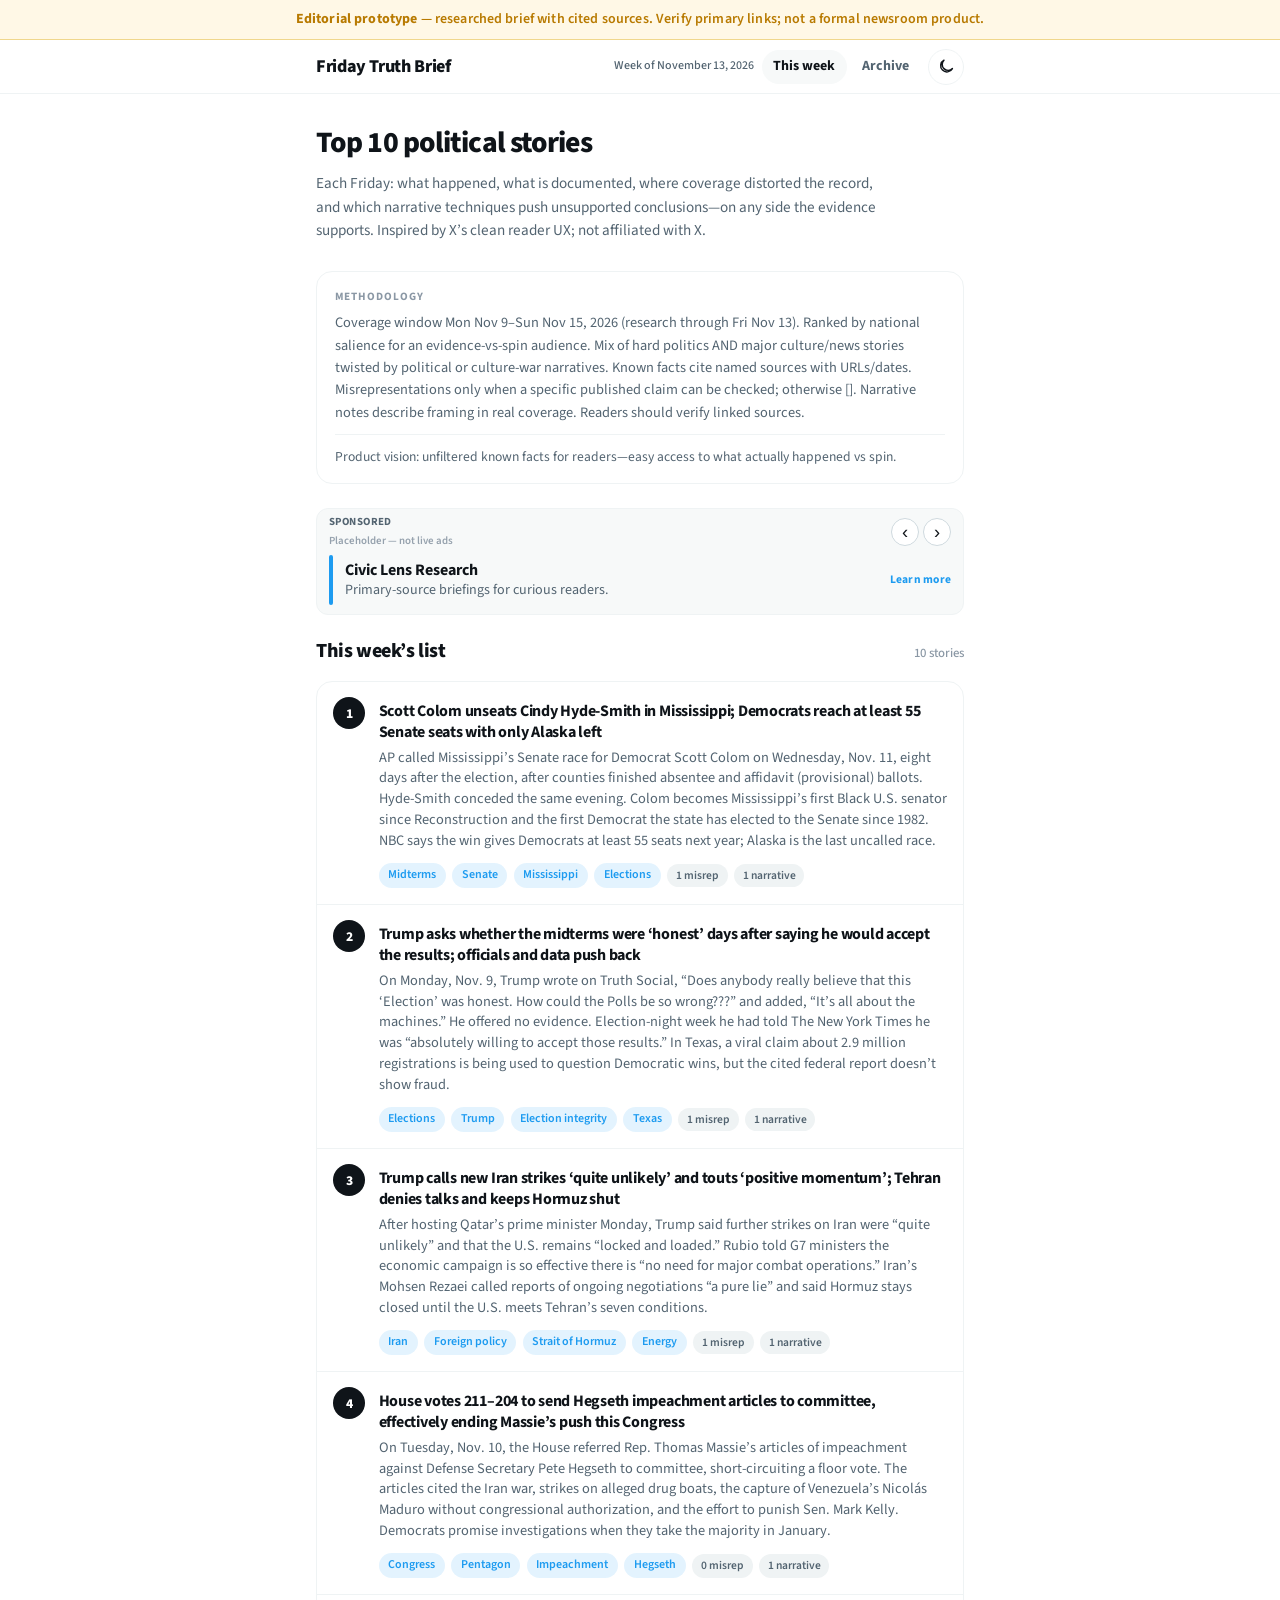
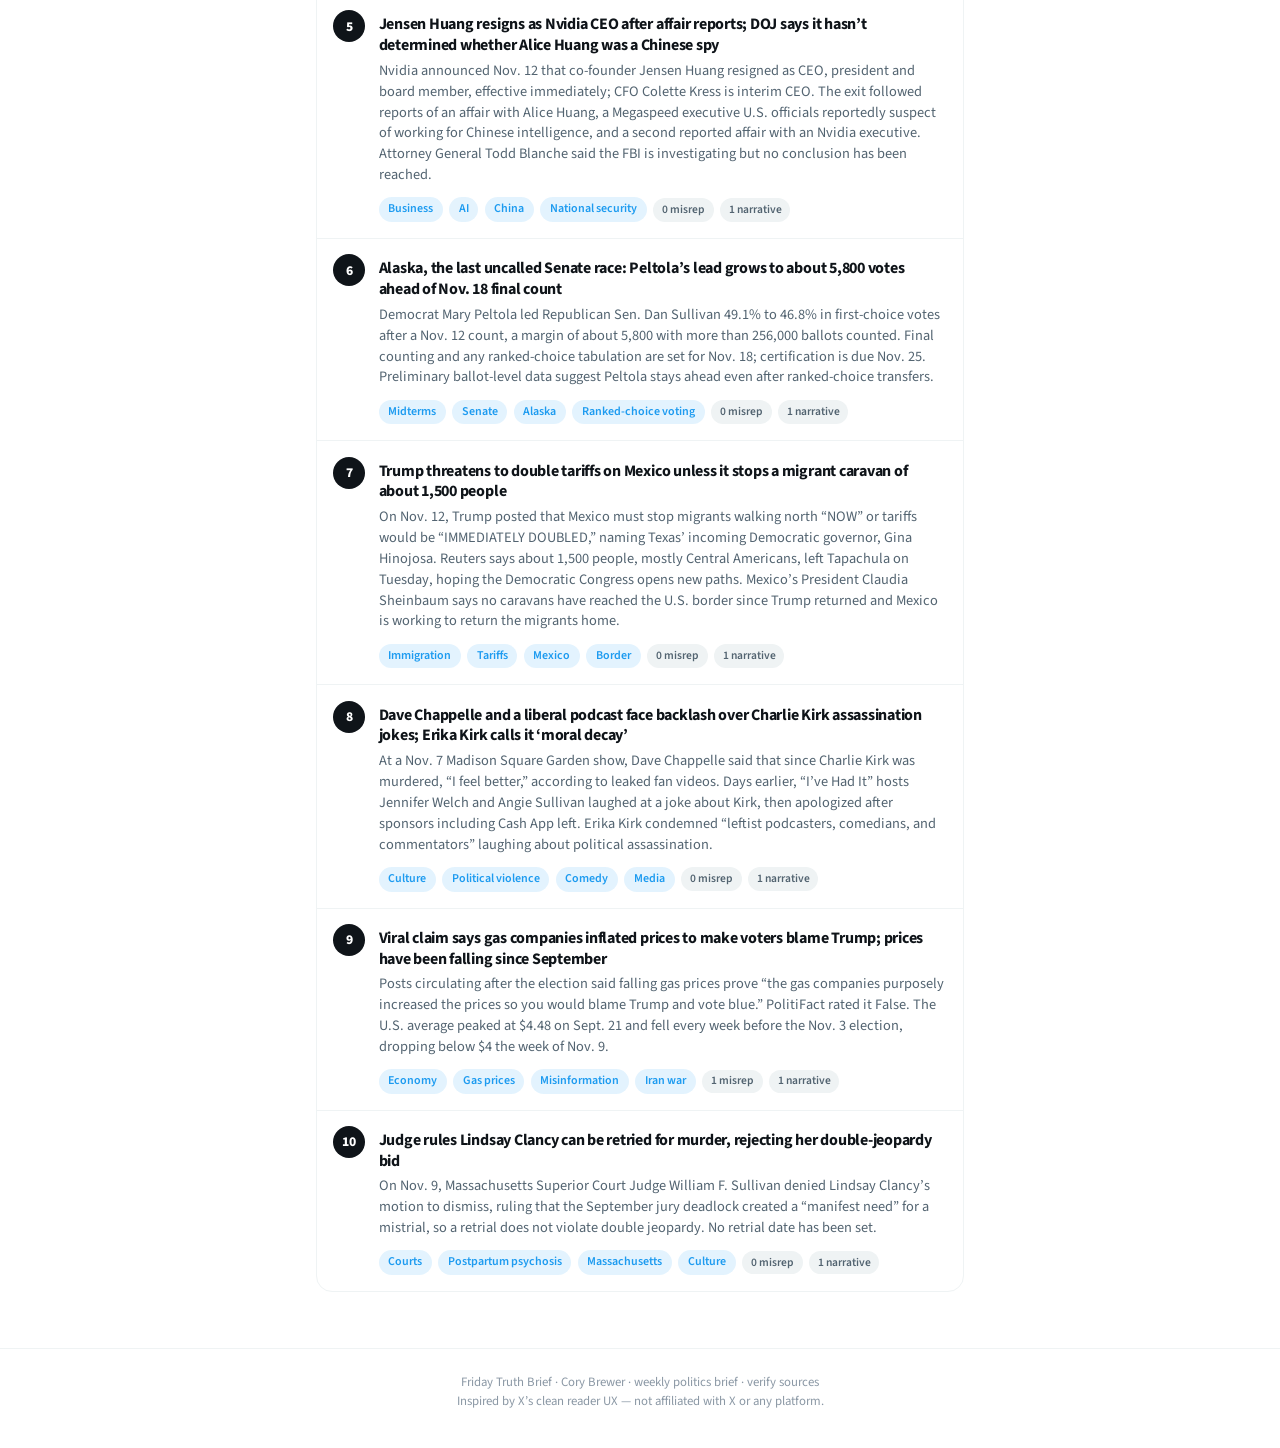
<file: index.html>
<!DOCTYPE html>
<html lang="en">
<head>
  <meta charset="utf-8" />
  <meta name="viewport" content="width=device-width, initial-scale=1" />
  <meta name="theme-color" content="#000000" media="(prefers-color-scheme: dark)" />
  <meta name="theme-color" content="#1d9bf0" media="(prefers-color-scheme: light)" />
  <meta name="theme-color" content="#000000" />
  <meta name="mobile-web-app-capable" content="yes" />
  <meta name="apple-mobile-web-app-capable" content="yes" />
  <meta name="apple-mobile-web-app-status-bar-style" content="black-translucent" />
  <meta name="apple-mobile-web-app-title" content="Truth Brief" />
  <link rel="manifest" href="manifest.webmanifest?v=9" />
  <link rel="apple-touch-icon" href="icons/apple-touch-icon.png" />
  <link rel="icon" type="image/png" sizes="192x192" href="icons/icon-192.png" />
  <title>Friday Truth Brief — Top 10 political stories</title>
  <meta name="description" content="Calm, evidence-first Friday briefing of the week's top political stories: known facts, misrepresentations, and narrative spin. Evidence-first Friday briefing; current edition is a researched editorial prototype." />
  <script>
    (function () {
      try {
        var stored = localStorage.getItem("ftb-theme");
        var theme = stored || (window.matchMedia("(prefers-color-scheme: dark)").matches ? "dark" : "light");
        document.documentElement.setAttribute("data-theme", theme);
      } catch (e) {
        document.documentElement.setAttribute("data-theme", "light");
      }
    })();
  </script>
  <link rel="preconnect" href="https://fonts.googleapis.com" />
  <link rel="preconnect" href="https://fonts.gstatic.com" crossorigin />
  <link href="https://fonts.googleapis.com/css2?family=IBM+Plex+Mono:wght@400;600&family=Source+Sans+3:wght@400;600;700;800&display=swap" rel="stylesheet" />
  <link rel="stylesheet" href="css/styles.css?v=9" />
</head>
<body>
  <a class="skip-link" href="#main">Skip to content</a>
  <div class="demo-banner" role="status">
    <strong>Sample edition</strong> — example data for layout preview. Not a live fact-check.
  </div>
  <header class="site-header">
    <div class="header-inner">
      <a class="brand" href="index.html">
        <span class="brand-mark">Friday Truth Brief</span>
      </a>
      <div class="header-meta">
        <span class="week-chip" id="week-label">Loading…</span>
        <nav class="nav" aria-label="Primary">
          <a href="index.html" aria-current="page">This week</a>
          <a href="archive.html">Archive</a>
        </nav>
        <button type="button" class="install-btn" hidden>Install / Add to Home Screen</button>
        <button type="button" class="theme-toggle" id="theme-toggle" aria-label="Toggle light and dark mode" title="Toggle theme">
          <svg class="icon-moon" viewBox="0 0 24 24" fill="none" stroke="currentColor" stroke-width="2" stroke-linecap="round" stroke-linejoin="round" aria-hidden="true">
            <path d="M21 14.5A8.5 8.5 0 1 1 9.5 3 7 7 0 0 0 21 14.5z"/>
          </svg>
          <svg class="icon-sun" viewBox="0 0 24 24" fill="none" stroke="currentColor" stroke-width="2" stroke-linecap="round" stroke-linejoin="round" aria-hidden="true">
            <circle cx="12" cy="12" r="4"/>
            <path d="M12 2v2M12 20v2M4.93 4.93l1.41 1.41M17.66 17.66l1.41 1.41M2 12h2M20 12h2M4.93 19.07l1.41-1.41M17.66 6.34l1.41-1.41"/>
          </svg>
        </button>
      </div>
    </div>
  </header>
  <div id="install-ios-tip" class="install-hint" hidden role="status">
    <strong>iPhone / iPad:</strong> tap the Share button
    <span aria-hidden="true">□↑</span>
    then <strong>Add to Home Screen</strong>.
  </div>
  <main id="main">
    <section class="hero">
      <h1>Top 10 political stories</h1>
      <p class="lede">
        Each Friday: what happened, what is documented, where coverage distorted the record,
        and which narrative techniques push unsupported conclusions—on any side the evidence supports.
        Inspired by X’s clean reader UX; not affiliated with X.
      </p>
    </section>
    <section class="methodology" aria-labelledby="method-heading">
      <h2 id="method-heading">Methodology</h2>
      <p id="methodology-text" class="loading">Loading…</p>
      <p class="method-extra">
        Product vision: unfiltered known facts for readers—easy access to what actually happened vs spin.
      </p>
    </section>
    <aside id="ad-rail" class="ad-rail" aria-label="Sponsored" hidden></aside>
    <div class="section-label">
      <h2>This week’s list</h2>
      <span class="meta" id="story-count"></span>
    </div>
    <ol class="story-list" id="story-list">
      <li class="loading">Loading stories…</li>
    </ol>
  </main>
  <footer class="site-footer">
    <div class="inner">
      Friday Truth Brief · Cory Brewer · weekly politics brief · verify sources<br />
      Inspired by X’s clean reader UX — not affiliated with X or any platform.
    </div>
  </footer>
  <script src="js/app.js?v=10"></script>
</body>
</html>
</file>
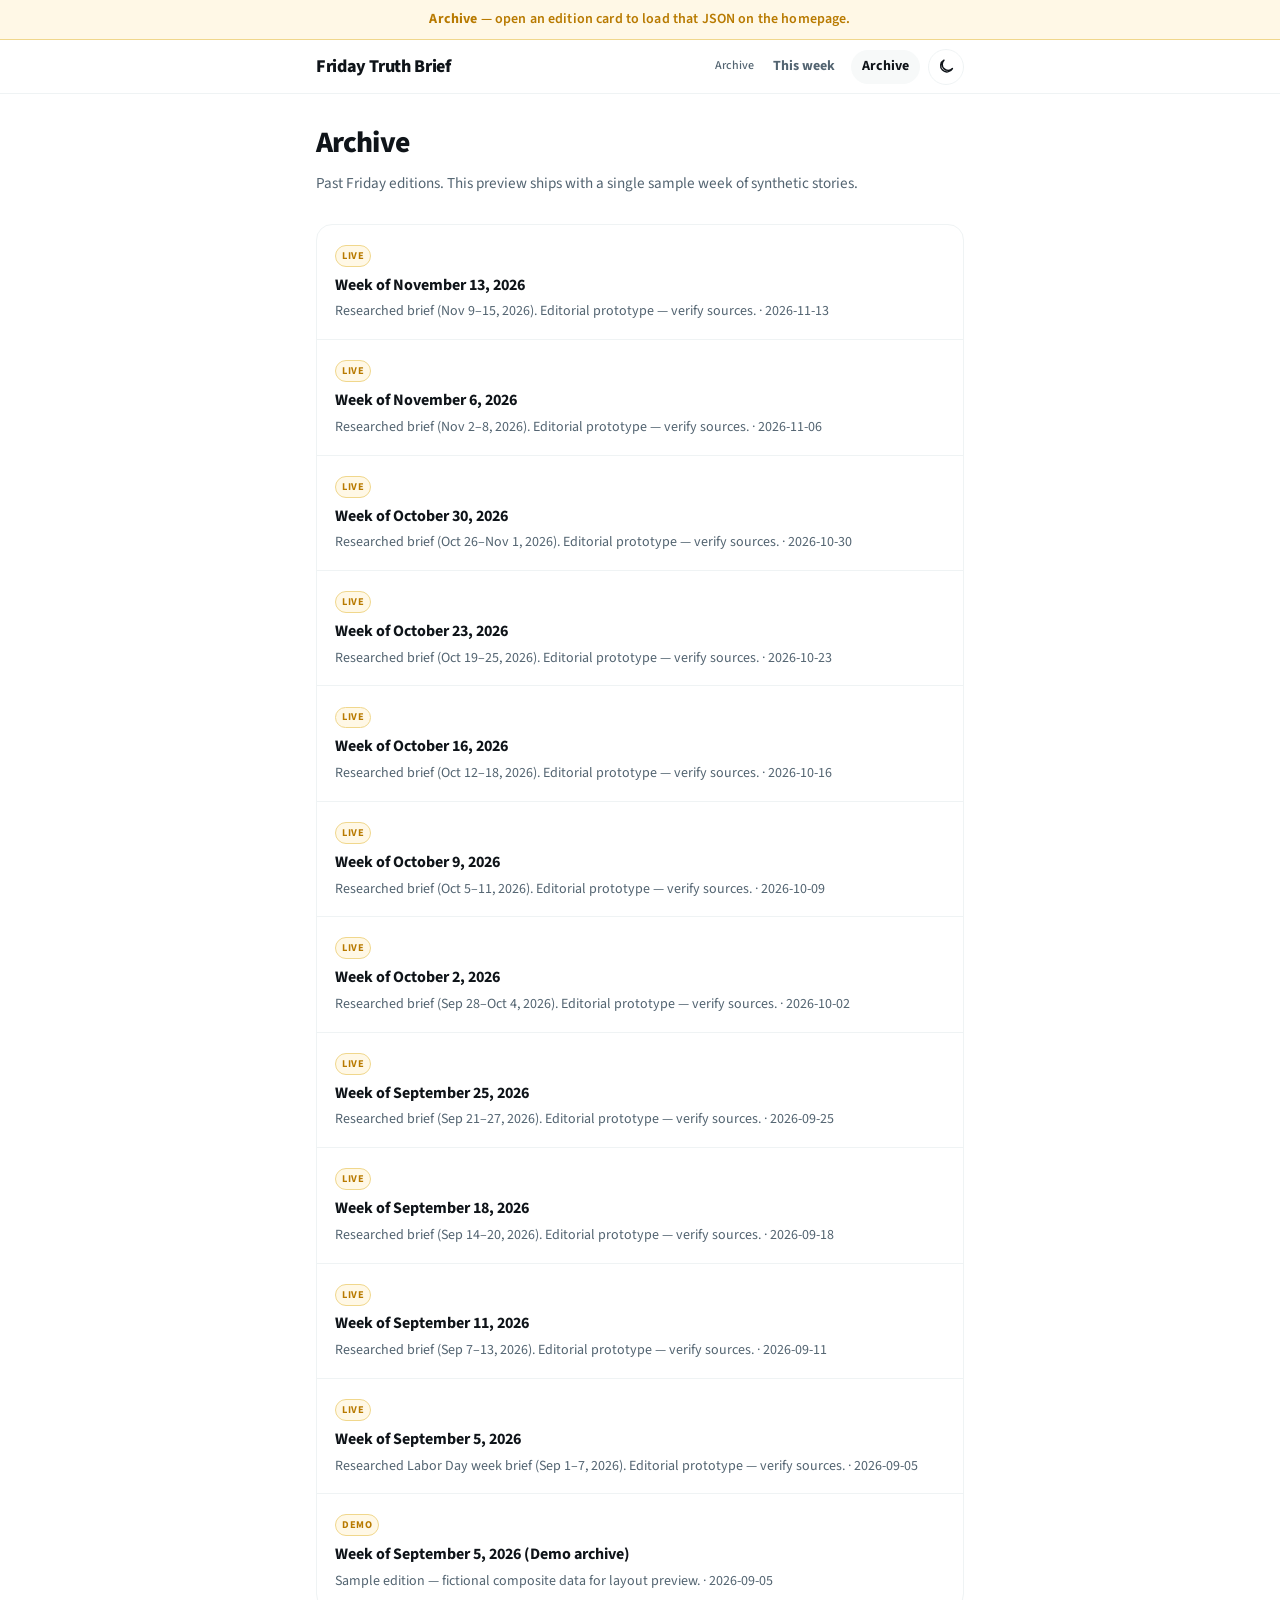
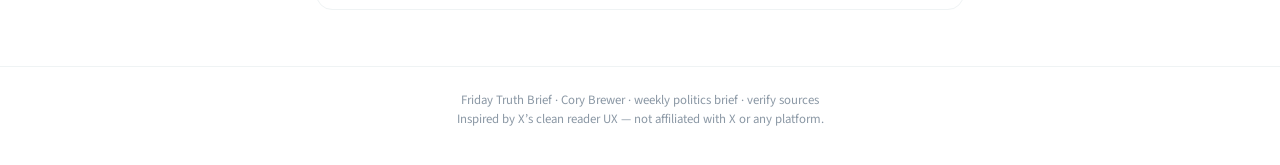
<file: archive.html>
<!DOCTYPE html>
<html lang="en">
<head>
  <meta charset="utf-8" />
  <meta name="viewport" content="width=device-width, initial-scale=1" />
  <meta name="theme-color" content="#000000" media="(prefers-color-scheme: dark)" />
  <meta name="theme-color" content="#1d9bf0" media="(prefers-color-scheme: light)" />
  <meta name="theme-color" content="#000000" />
  <meta name="mobile-web-app-capable" content="yes" />
  <meta name="apple-mobile-web-app-capable" content="yes" />
  <meta name="apple-mobile-web-app-status-bar-style" content="black-translucent" />
  <meta name="apple-mobile-web-app-title" content="Truth Brief" />
  <link rel="manifest" href="manifest.webmanifest?v=9" />
  <link rel="apple-touch-icon" href="icons/apple-touch-icon.png" />
  <link rel="icon" type="image/png" sizes="192x192" href="icons/icon-192.png" />
  <title>Archive · Friday Truth Brief</title>
  <meta name="description" content="Past Friday Truth Brief editions. Sample archive for layout preview." />
  <script>
    (function () {
      try {
        var stored = localStorage.getItem("ftb-theme");
        var theme = stored || (window.matchMedia("(prefers-color-scheme: dark)").matches ? "dark" : "light");
        document.documentElement.setAttribute("data-theme", theme);
      } catch (e) {
        document.documentElement.setAttribute("data-theme", "light");
      }
    })();
  </script>
  <link rel="preconnect" href="https://fonts.googleapis.com" />
  <link rel="preconnect" href="https://fonts.gstatic.com" crossorigin />
  <link href="https://fonts.googleapis.com/css2?family=IBM+Plex+Mono:wght@400;600&family=Source+Sans+3:wght@400;600;700;800&display=swap" rel="stylesheet" />
  <link rel="stylesheet" href="css/styles.css?v=9" />
</head>
<body>
  <a class="skip-link" href="#main">Skip to content</a>
  <div class="demo-banner" role="status">
    <strong>Sample edition</strong> — example data for layout preview. Not a live fact-check.
  </div>
  <header class="site-header">
    <div class="header-inner">
      <a class="brand" href="index.html">
        <span class="brand-mark">Friday Truth Brief</span>
      </a>
      <div class="header-meta">
        <span class="week-chip" id="week-label">Archive</span>
        <nav class="nav" aria-label="Primary">
          <a href="index.html">This week</a>
          <a href="archive.html" aria-current="page">Archive</a>
        </nav>
        <button type="button" class="install-btn" hidden>Install / Add to Home Screen</button>
        <button type="button" class="theme-toggle" id="theme-toggle" aria-label="Toggle light and dark mode" title="Toggle theme">
          <svg class="icon-moon" viewBox="0 0 24 24" fill="none" stroke="currentColor" stroke-width="2" stroke-linecap="round" stroke-linejoin="round" aria-hidden="true">
            <path d="M21 14.5A8.5 8.5 0 1 1 9.5 3 7 7 0 0 0 21 14.5z"/>
          </svg>
          <svg class="icon-sun" viewBox="0 0 24 24" fill="none" stroke="currentColor" stroke-width="2" stroke-linecap="round" stroke-linejoin="round" aria-hidden="true">
            <circle cx="12" cy="12" r="4"/>
            <path d="M12 2v2M12 20v2M4.93 4.93l1.41 1.41M17.66 17.66l1.41 1.41M2 12h2M20 12h2M4.93 19.07l1.41-1.41M17.66 6.34l1.41-1.41"/>
          </svg>
        </button>
      </div>
    </div>
  </header>
  <div id="install-ios-tip" class="install-hint" hidden role="status">
    <strong>iPhone / iPad:</strong> tap the Share button
    <span aria-hidden="true">□↑</span>
    then <strong>Add to Home Screen</strong>.
  </div>
  <main id="main">
    <section class="hero">
      <h1>Archive</h1>
      <p class="lede">
        Past Friday editions. This preview ships with a single sample week of synthetic stories.
      </p>
    </section>
    <ul class="archive-list" id="archive-list">
      <li class="loading">Loading archive…</li>
    </ul>
  </main>
  <footer class="site-footer">
    <div class="inner">
      Friday Truth Brief · Cory Brewer · weekly politics brief · verify sources<br />
      Inspired by X’s clean reader UX — not affiliated with X or any platform.
    </div>
  </footer>
  <script src="js/app.js?v=10"></script>
</body>
</html>
</file>
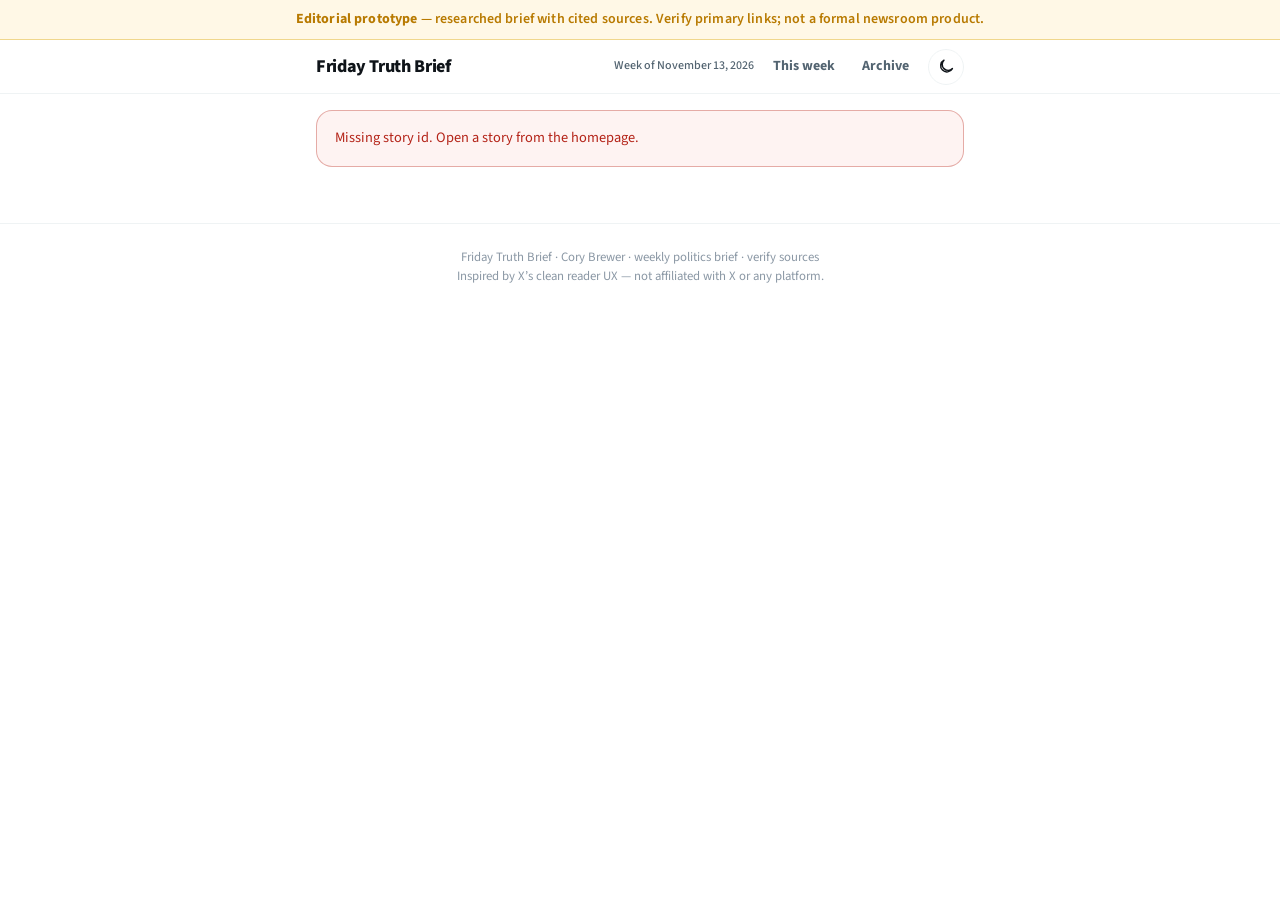
<file: story.html>
<!DOCTYPE html>
<html lang="en">
<head>
  <meta charset="utf-8" />
  <meta name="viewport" content="width=device-width, initial-scale=1" />
  <meta name="theme-color" content="#000000" media="(prefers-color-scheme: dark)" />
  <meta name="theme-color" content="#1d9bf0" media="(prefers-color-scheme: light)" />
  <meta name="theme-color" content="#000000" />
  <meta name="mobile-web-app-capable" content="yes" />
  <meta name="apple-mobile-web-app-capable" content="yes" />
  <meta name="apple-mobile-web-app-status-bar-style" content="black-translucent" />
  <meta name="apple-mobile-web-app-title" content="Truth Brief" />
  <link rel="manifest" href="manifest.webmanifest?v=9" />
  <link rel="apple-touch-icon" href="icons/apple-touch-icon.png" />
  <link rel="icon" type="image/png" sizes="192x192" href="icons/icon-192.png" />
  <title>Story · Friday Truth Brief</title>
  <meta name="description" content="Story detail: overview, known facts, misrepresentations, and narratives. Demo sample edition." />
  <script>
    (function () {
      try {
        var stored = localStorage.getItem("ftb-theme");
        var theme = stored || (window.matchMedia("(prefers-color-scheme: dark)").matches ? "dark" : "light");
        document.documentElement.setAttribute("data-theme", theme);
      } catch (e) {
        document.documentElement.setAttribute("data-theme", "light");
      }
    })();
  </script>
  <link rel="preconnect" href="https://fonts.googleapis.com" />
  <link rel="preconnect" href="https://fonts.gstatic.com" crossorigin />
  <link href="https://fonts.googleapis.com/css2?family=IBM+Plex+Mono:wght@400;600&family=Source+Sans+3:wght@400;600;700;800&display=swap" rel="stylesheet" />
  <link rel="stylesheet" href="css/styles.css?v=9" />
</head>
<body>
  <a class="skip-link" href="#main">Skip to content</a>
  <div class="demo-banner" role="status">
    <strong>Sample edition</strong> — example data for layout preview. Not a live fact-check.
  </div>
  <header class="site-header">
    <div class="header-inner">
      <a class="brand" href="index.html">
        <span class="brand-mark">Friday Truth Brief</span>
      </a>
      <div class="header-meta">
        <span class="week-chip" id="week-label">Loading…</span>
        <nav class="nav" aria-label="Primary">
          <a href="index.html">This week</a>
          <a href="archive.html">Archive</a>
        </nav>
        <button type="button" class="install-btn" hidden>Install / Add to Home Screen</button>
        <button type="button" class="theme-toggle" id="theme-toggle" aria-label="Toggle light and dark mode" title="Toggle theme">
          <svg class="icon-moon" viewBox="0 0 24 24" fill="none" stroke="currentColor" stroke-width="2" stroke-linecap="round" stroke-linejoin="round" aria-hidden="true">
            <path d="M21 14.5A8.5 8.5 0 1 1 9.5 3 7 7 0 0 0 21 14.5z"/>
          </svg>
          <svg class="icon-sun" viewBox="0 0 24 24" fill="none" stroke="currentColor" stroke-width="2" stroke-linecap="round" stroke-linejoin="round" aria-hidden="true">
            <circle cx="12" cy="12" r="4"/>
            <path d="M12 2v2M12 20v2M4.93 4.93l1.41 1.41M17.66 17.66l1.41 1.41M2 12h2M20 12h2M4.93 19.07l1.41-1.41M17.66 6.34l1.41-1.41"/>
          </svg>
        </button>
      </div>
    </div>
  </header>
  <div id="install-ios-tip" class="install-hint" hidden role="status">
    <strong>iPhone / iPad:</strong> tap the Share button
    <span aria-hidden="true">□↑</span>
    then <strong>Add to Home Screen</strong>.
  </div>
  <main id="main">
    <div id="story-root" class="loading">Loading story…</div>
  </main>
  <footer class="site-footer">
    <div class="inner">
      Friday Truth Brief · Cory Brewer · weekly politics brief · verify sources<br />
      Inspired by X’s clean reader UX — not affiliated with X or any platform.
    </div>
  </footer>
  <script src="js/app.js?v=10"></script>
</body>
</html>
</file>
<file: css/styles.css>
/* Friday Truth Brief — X-inspired clean reader UX (not affiliated with X) */

:root,
[data-theme="light"] {
  --bg: #ffffff;
  --bg-secondary: #f7f9f9;
  --bg-elevated: #ffffff;
  --bg-hover: #f7f9f9;
  --ink: #0f1419;
  --ink-muted: #536471;
  --ink-faint: #8b98a5;
  --line: #eff3f4;
  --line-strong: #cfd9de;
  --accent: #1d9bf0;
  --accent-hover: #1a8cd8;
  --accent-soft: rgba(29, 155, 240, 0.12);
  --accent-text: #1d9bf0;
  --demo: #b87a00;
  --demo-bg: #fff8e6;
  --demo-border: #f0d78c;
  --sev-misleading: #9a6700;
  --sev-misleading-bg: #fff8e6;
  --sev-false: #b42318;
  --sev-false-bg: #fef3f2;
  --sev-omission: #026aa2;
  --sev-omission-bg: #f0f9ff;
  --rank-bg: #0f1419;
  --rank-fg: #ffffff;
  --chip-bg: #eff3f4;
  --chip-fg: #536471;
  --shadow: none;
  --radius: 16px;
  --radius-sm: 12px;
  --font-sans: "Source Sans 3", "Segoe UI", system-ui, -apple-system, sans-serif;
  --font-mono: "IBM Plex Mono", ui-monospace, monospace;
  --max: 680px;
  --header-h: 53px;
}

[data-theme="dark"] {
  --bg: #000000;
  --bg-secondary: #16181c;
  --bg-elevated: #16181c;
  --bg-hover: #1e2024;
  --ink: #e7e9ea;
  --ink-muted: #71767b;
  --ink-faint: #71767b;
  --line: #2f3336;
  --line-strong: #3e4144;
  --accent: #1d9bf0;
  --accent-hover: #1a8cd8;
  --accent-soft: rgba(29, 155, 240, 0.15);
  --accent-text: #1d9bf0;
  --demo: #f0c14b;
  --demo-bg: #2a2414;
  --demo-border: #5a4a20;
  --sev-misleading: #c9a227;
  --sev-misleading-bg: #2a2414;
  --sev-false: #f97066;
  --sev-false-bg: #2a1515;
  --sev-omission: #7dd3fc;
  --sev-omission-bg: #0c2a3a;
  --rank-bg: #e7e9ea;
  --rank-fg: #0f1419;
  --chip-bg: #202327;
  --chip-fg: #71767b;
  --shadow: none;
}

*,
*::before,
*::after {
  box-sizing: border-box;
}

html {
  scroll-behavior: smooth;
  color-scheme: light dark;
}

html[data-theme="light"] {
  color-scheme: light;
}

html[data-theme="dark"] {
  color-scheme: dark;
}

body {
  margin: 0;
  font-family: var(--font-sans);
  font-size: 1.0625rem;
  line-height: 1.55;
  color: var(--ink);
  background: var(--bg);
  -webkit-font-smoothing: antialiased;
  min-height: 100vh;
}

img {
  max-width: 100%;
}

a {
  color: var(--accent-text);
  text-decoration: none;
}

a:hover {
  text-decoration: underline;
  text-underline-offset: 2px;
}

.skip-link {
  position: absolute;
  left: -9999px;
  top: 0;
  background: var(--accent);
  color: #fff;
  padding: 0.5rem 1rem;
  z-index: 100;
  border-radius: 999px;
}

.skip-link:focus {
  left: 0.5rem;
  top: 0.5rem;
}

/* DEMO banner */
.demo-banner {
  background: var(--demo-bg);
  color: var(--demo);
  border-bottom: 1px solid var(--demo-border);
  text-align: center;
  padding: 0.55rem 1rem;
  font-size: 0.875rem;
  font-weight: 600;
  letter-spacing: 0.01em;
}

.demo-banner strong {
  font-weight: 700;
}

/* X-style app bar */
.site-header {
  position: sticky;
  top: 0;
  z-index: 50;
  border-bottom: 1px solid var(--line);
  background: color-mix(in srgb, var(--bg) 85%, transparent);
  backdrop-filter: blur(12px);
  -webkit-backdrop-filter: blur(12px);
}

.header-inner {
  max-width: var(--max);
  margin: 0 auto;
  padding: 0 1rem;
  min-height: var(--header-h);
  display: flex;
  align-items: center;
  justify-content: space-between;
  gap: 0.75rem;
}

.brand {
  text-decoration: none;
  color: inherit;
  min-width: 0;
  flex: 1;
}

.brand:hover {
  text-decoration: none;
}

.brand-mark {
  display: block;
  font-size: 1.125rem;
  font-weight: 800;
  letter-spacing: -0.02em;
  line-height: 1.2;
  color: var(--ink);
}

.brand-sub {
  display: none;
}

.header-meta {
  display: flex;
  align-items: center;
  gap: 0.5rem;
  flex-shrink: 0;
}

.week-chip {
  font-size: 0.75rem;
  font-weight: 500;
  color: var(--ink-muted);
  white-space: nowrap;
  max-width: 11rem;
  overflow: hidden;
  text-overflow: ellipsis;
}

.nav {
  display: flex;
  gap: 0.25rem;
  align-items: center;
}

.nav a {
  color: var(--ink-muted);
  text-decoration: none;
  font-weight: 700;
  font-size: 0.875rem;
  padding: 0.4rem 0.7rem;
  border-radius: 999px;
}

.nav a:hover {
  background: var(--bg-hover);
  color: var(--ink);
  text-decoration: none;
}

.nav a[aria-current="page"] {
  color: var(--ink);
  background: var(--bg-secondary);
}

.theme-toggle {
  display: inline-flex;
  align-items: center;
  justify-content: center;
  gap: 0.35rem;
  width: 2.25rem;
  height: 2.25rem;
  padding: 0;
  border: 1px solid var(--line);
  border-radius: 999px;
  background: var(--bg-elevated);
  color: var(--ink);
  cursor: pointer;
  transition: background 0.15s ease, border-color 0.15s ease;
}

.theme-toggle:hover {
  background: var(--bg-hover);
  border-color: var(--line-strong);
}

.theme-toggle:focus-visible {
  outline: 2px solid var(--accent);
  outline-offset: 2px;
}

.theme-toggle svg {
  width: 1.1rem;
  height: 1.1rem;
  display: block;
}

.theme-toggle .icon-sun {
  display: none;
}

.theme-toggle .icon-moon {
  display: block;
}

[data-theme="dark"] .theme-toggle .icon-sun {
  display: block;
}

[data-theme="dark"] .theme-toggle .icon-moon {
  display: none;
}

.week-label {
  display: none;
}

main {
  max-width: var(--max);
  margin: 0 auto;
  padding: 1rem 1rem 3.5rem;
}

.hero {
  margin: 0.75rem 0 1.5rem;
  padding: 0.25rem 0;
}

.hero h1 {
  font-size: clamp(1.5rem, 4vw, 1.85rem);
  font-weight: 800;
  letter-spacing: -0.03em;
  line-height: 1.2;
  margin: 0 0 0.65rem;
  color: var(--ink);
}

.lede {
  color: var(--ink-muted);
  font-size: 0.95rem;
  line-height: 1.55;
  max-width: 36rem;
  margin: 0;
}

.methodology {
  background: var(--bg-elevated);
  border: 1px solid var(--line);
  border-radius: var(--radius);
  padding: 1rem 1.1rem;
  margin-bottom: 1.5rem;
}

.methodology h2 {
  margin: 0 0 0.45rem;
  font-size: 0.7rem;
  text-transform: uppercase;
  letter-spacing: 0.08em;
  color: var(--ink-faint);
  font-weight: 700;
}

.methodology p {
  margin: 0;
  color: var(--ink-muted);
  font-size: 0.9rem;
  line-height: 1.55;
}

.methodology .method-extra {
  margin-top: 0.65rem;
  padding-top: 0.65rem;
  border-top: 1px solid var(--line);
  font-size: 0.85rem;
  color: var(--ink-muted);
}

.methodology .method-extra a {
  font-weight: 600;
}

/* Ad / sponsor rail — single slim rotating bar */
.ad-rail {
  margin: 0 0 1.35rem;
  border: 1px solid var(--line);
  border-radius: var(--radius-sm);
  background: var(--bg-secondary);
  overflow: hidden;
}

.ad-rail[hidden] {
  display: none !important;
}

.ad-rail-chrome {
  display: flex;
  align-items: center;
  justify-content: space-between;
  gap: 0.5rem;
  padding: 0.35rem 0.75rem 0;
  font-size: 0.68rem;
  font-weight: 700;
  letter-spacing: 0.04em;
  text-transform: uppercase;
  color: var(--ink-faint);
}

.ad-rail-label {
  color: var(--ink-muted);
}

.ad-rail-note {
  font-weight: 600;
  text-transform: none;
  letter-spacing: 0;
  opacity: 0.9;
}

.ad-rail-viewport {
  position: relative;
  height: 56px;
  min-height: 56px;
  overflow: hidden;
  touch-action: pan-y;
}

@media (min-width: 640px) {
  .ad-rail-viewport {
    height: 64px;
    min-height: 64px;
  }
}

.ad-slide {
  position: absolute;
  inset: 0;
  display: flex;
  align-items: center;
  gap: 0.75rem;
  padding: 0.35rem 0.75rem 0.55rem;
  text-decoration: none;
  color: inherit;
  opacity: 0;
  transform: translateX(28px);
  pointer-events: none;
  transition: transform 0.45s ease, opacity 0.45s ease;
}

.ad-slide.is-active {
  opacity: 1;
  transform: translateX(0);
  pointer-events: auto;
}

.ad-slide.is-leaving {
  opacity: 0;
  transform: translateX(-28px);
  pointer-events: none;
}

.ad-slide:hover,
.ad-slide:focus-visible {
  text-decoration: none;
  background: var(--bg-hover);
}

.ad-slide:focus-visible {
  outline: 2px solid var(--accent);
  outline-offset: -2px;
}

.ad-accent {
  flex: 0 0 auto;
  width: 4px;
  align-self: stretch;
  min-height: 28px;
  border-radius: 999px;
  background: var(--accent);
}

.ad-copy {
  min-width: 0;
  flex: 1;
  display: flex;
  flex-direction: column;
  gap: 0.1rem;
}

.ad-name {
  font-size: 1rem;
  font-weight: 700;
  color: var(--ink);
  line-height: 1.2;
  white-space: nowrap;
  overflow: hidden;
  text-overflow: ellipsis;
}

.ad-tagline {
  font-size: 0.88rem;
  color: var(--ink-muted);
  line-height: 1.25;
  white-space: nowrap;
  overflow: hidden;
  text-overflow: ellipsis;
}

.ad-cta {
  flex: 0 0 auto;
  font-size: 0.72rem;
  font-weight: 700;
  color: var(--accent-text);
  letter-spacing: 0.02em;
}

.ad-rail.is-reduced .ad-slide {
  transition: opacity 0.25s ease;
  transform: none !important;
}

.ad-rail.is-reduced .ad-slide.is-leaving {
  transform: none !important;
}

.ad-rail.ad-rail--story {
  margin: 1.25rem 0 1.5rem;
}

.section-label {
  display: flex;
  align-items: baseline;
  justify-content: space-between;
  gap: 1rem;
  margin: 0 0 0.85rem;
}

.section-label h2 {
  font-size: 1.25rem;
  font-weight: 800;
  margin: 0;
  letter-spacing: -0.02em;
}

.section-label .meta {
  font-size: 0.8rem;
  color: var(--ink-faint);
  font-weight: 500;
}

/* Story cards — compact, X-like */
.story-list {
  list-style: none;
  margin: 0;
  padding: 0;
  display: flex;
  flex-direction: column;
  gap: 0;
  border: 1px solid var(--line);
  border-radius: var(--radius);
  overflow: hidden;
  background: var(--bg-elevated);
}

.story-list > li {
  border-bottom: 1px solid var(--line);
}

.story-list > li:last-child {
  border-bottom: none;
}

.story-card {
  display: block;
  padding: 0.95rem 1rem 1rem;
  text-decoration: none;
  color: inherit;
  transition: background 0.12s ease;
}

.story-card:hover {
  background: var(--bg-hover);
  text-decoration: none;
}

.story-card-top {
  display: flex;
  gap: 0.85rem;
  align-items: flex-start;
}

.rank-badge {
  flex: 0 0 auto;
  width: 2rem;
  height: 2rem;
  border-radius: 999px;
  background: var(--rank-bg);
  color: var(--rank-fg);
  display: grid;
  place-items: center;
  font-weight: 800;
  font-size: 0.85rem;
  font-variant-numeric: tabular-nums;
}

.story-card h3 {
  margin: 0 0 0.3rem;
  font-size: 1rem;
  font-weight: 700;
  line-height: 1.3;
  letter-spacing: -0.015em;
  color: var(--ink);
}

.story-card .summary {
  margin: 0;
  color: var(--ink-muted);
  font-size: 0.9rem;
  line-height: 1.45;
}

.card-meta {
  display: flex;
  flex-wrap: wrap;
  gap: 0.4rem;
  margin-top: 0.7rem;
  align-items: center;
  padding-left: calc(2rem + 0.85rem);
}

.tag {
  display: inline-block;
  font-size: 0.75rem;
  font-weight: 600;
  padding: 0.2rem 0.6rem;
  border-radius: 999px;
  background: var(--accent-soft);
  color: var(--accent-text);
}

.flag-chip {
  display: inline-flex;
  align-items: center;
  gap: 0.25rem;
  font-size: 0.72rem;
  font-weight: 600;
  padding: 0.18rem 0.55rem;
  border-radius: 999px;
  background: var(--chip-bg);
  color: var(--chip-fg);
}

.demo-chip {
  display: inline-block;
  font-size: 0.65rem;
  font-weight: 700;
  text-transform: uppercase;
  letter-spacing: 0.05em;
  padding: 0.12rem 0.4rem;
  border-radius: 999px;
  background: var(--demo-bg);
  color: var(--demo);
  border: 1px solid var(--demo-border);
}

.story-card-title-row {
  display: flex;
  flex-wrap: wrap;
  align-items: center;
  gap: 0.4rem;
  margin-bottom: 0.25rem;
}

/* Detail page */
.back-link {
  display: inline-flex;
  align-items: center;
  gap: 0.35rem;
  font-size: 0.9rem;
  font-weight: 700;
  margin-bottom: 1rem;
  color: var(--accent-text);
  text-decoration: none;
}

.back-link:hover {
  text-decoration: underline;
}

.story-hero {
  margin-bottom: 1.25rem;
}

.story-hero .rank-line {
  display: flex;
  flex-wrap: wrap;
  gap: 0.45rem;
  align-items: center;
  margin-bottom: 0.65rem;
}

.story-hero h1 {
  font-size: clamp(1.35rem, 3.5vw, 1.75rem);
  font-weight: 800;
  line-height: 1.25;
  letter-spacing: -0.025em;
  margin: 0 0 0.55rem;
}

.story-hero .summary {
  color: var(--ink-muted);
  font-size: 0.95rem;
  margin: 0;
  line-height: 1.5;
}

.detail-section {
  background: var(--bg-elevated);
  border: 1px solid var(--line);
  border-radius: var(--radius);
  padding: 1.1rem 1.15rem 1.2rem;
  margin-bottom: 0.85rem;
}

.detail-section h2 {
  font-size: 1.1rem;
  font-weight: 800;
  margin: 0 0 0.75rem;
  letter-spacing: -0.02em;
  padding-bottom: 0.5rem;
  border-bottom: 1px solid var(--line);
}

.detail-section .overview-text {
  margin: 0;
  color: var(--ink-muted);
  font-size: 0.95rem;
  line-height: 1.55;
}

.fact-list,
.misrep-list,
.narrative-list {
  list-style: none;
  margin: 0;
  padding: 0;
  display: flex;
  flex-direction: column;
  gap: 0.75rem;
}

.fact-item,
.misrep-item,
.narrative-item {
  padding: 0.8rem 0.9rem;
  border-radius: var(--radius-sm);
  background: var(--bg-secondary);
  border: 1px solid var(--line);
}

.fact-item .claim {
  font-weight: 700;
  margin: 0 0 0.3rem;
  font-size: 0.95rem;
}

.fact-item .evidence {
  margin: 0 0 0.55rem;
  color: var(--ink-muted);
  font-size: 0.9rem;
}

.sources {
  margin: 0;
  padding: 0;
  list-style: none;
  display: flex;
  flex-direction: column;
  gap: 0.25rem;
}

.sources li {
  font-size: 0.8rem;
  color: var(--ink-faint);
}

.sources a {
  font-weight: 600;
}

.misrep-head {
  display: flex;
  flex-wrap: wrap;
  gap: 0.4rem;
  align-items: center;
  margin-bottom: 0.4rem;
}

.outlet {
  font-weight: 700;
  font-size: 0.9rem;
}

.severity {
  display: inline-block;
  font-size: 0.68rem;
  font-weight: 700;
  text-transform: uppercase;
  letter-spacing: 0.04em;
  padding: 0.15rem 0.5rem;
  border-radius: 999px;
}

.severity.misleading {
  background: var(--sev-misleading-bg);
  color: var(--sev-misleading);
}

.severity.false {
  background: var(--sev-false-bg);
  color: var(--sev-false);
}

.severity.omission {
  background: var(--sev-omission-bg);
  color: var(--sev-omission);
}

.piece-title {
  margin: 0 0 0.4rem;
  font-size: 0.9rem;
}

.claim-made,
.why-inaccurate,
.narr-desc,
.narr-example,
.narr-how {
  margin: 0 0 0.35rem;
  font-size: 0.9rem;
  color: var(--ink-muted);
  line-height: 1.45;
}

.claim-made strong,
.why-inaccurate strong,
.narr-desc strong,
.narr-example strong,
.narr-how strong {
  color: var(--ink);
  font-weight: 700;
}

.type-badge {
  display: inline-block;
  font-size: 0.68rem;
  font-weight: 700;
  text-transform: uppercase;
  letter-spacing: 0.04em;
  padding: 0.15rem 0.5rem;
  border-radius: 999px;
  background: var(--accent-soft);
  color: var(--accent-text);
  margin-bottom: 0.4rem;
}

/* Archive */
.archive-list {
  list-style: none;
  margin: 0;
  padding: 0;
  display: flex;
  flex-direction: column;
  gap: 0;
  border: 1px solid var(--line);
  border-radius: var(--radius);
  overflow: hidden;
  background: var(--bg-elevated);
}

.archive-list > li {
  border-bottom: 1px solid var(--line);
}

.archive-list > li:last-child {
  border-bottom: none;
}

.archive-card {
  display: block;
  padding: 1rem 1.1rem;
  text-decoration: none;
  color: inherit;
  transition: background 0.12s ease;
}

.archive-card:hover {
  background: var(--bg-hover);
  text-decoration: none;
}

.archive-card h3 {
  margin: 0.35rem 0 0.25rem;
  font-size: 1rem;
  font-weight: 700;
}

.archive-card p {
  margin: 0;
  color: var(--ink-muted);
  font-size: 0.875rem;
}

.site-footer {
  border-top: 1px solid var(--line);
  padding: 1.5rem 1rem 2.25rem;
  text-align: center;
  color: var(--ink-faint);
  font-size: 0.8rem;
  background: var(--bg);
}

.site-footer .inner {
  max-width: var(--max);
  margin: 0 auto;
  line-height: 1.5;
}

.error-box {
  background: var(--sev-false-bg);
  color: var(--sev-false);
  border: 1px solid color-mix(in srgb, var(--sev-false) 35%, transparent);
  border-radius: var(--radius);
  padding: 1rem 1.1rem;
  font-size: 0.9rem;
}

.loading {
  color: var(--ink-faint);
  font-size: 0.875rem;
  padding: 1rem;
}

@media (max-width: 560px) {
  .week-chip {
    display: none;
  }

  .card-meta {
    padding-left: 0;
  }

  .brand-mark {
    font-size: 1rem;
  }

  .header-inner {
    padding: 0 0.75rem;
  }
}


/* —— Ask Grok —— */
.ask-grok {
  margin-top: 2rem;
  padding: 1.25rem 1.25rem 1.35rem;
  border: 1px solid var(--border);
  border-radius: 16px;
  background: var(--surface);
}
.ask-grok-header {
  display: flex;
  align-items: center;
  gap: 0.65rem;
  margin-bottom: 0.35rem;
}
.ask-grok-header h2 {
  margin: 0;
  font-size: 1.25rem;
}
.grok-badge {
  font-size: 0.7rem;
  font-weight: 700;
  letter-spacing: 0.02em;
  padding: 0.2rem 0.55rem;
  border-radius: 999px;
  background: rgba(29, 155, 240, 0.15);
  color: var(--accent, #1d9bf0);
  border: 1px solid rgba(29, 155, 240, 0.35);
}
.ask-grok-lede {
  margin: 0 0 0.9rem;
  color: var(--muted);
  font-size: 0.95rem;
  line-height: 1.45;
}
.grok-chips {
  display: flex;
  flex-wrap: wrap;
  gap: 0.5rem;
  margin-bottom: 0.85rem;
}
.grok-chip {
  appearance: none;
  border: 1px solid var(--border);
  background: var(--bg);
  color: var(--text);
  border-radius: 999px;
  padding: 0.4rem 0.75rem;
  font: inherit;
  font-size: 0.82rem;
  cursor: pointer;
  max-width: 100%;
  text-align: left;
  line-height: 1.3;
}
.grok-chip:hover {
  border-color: var(--accent, #1d9bf0);
  color: var(--accent, #1d9bf0);
}
.grok-input {
  width: 100%;
  box-sizing: border-box;
  border: 1px solid var(--border);
  border-radius: 12px;
  background: var(--bg);
  color: var(--text);
  padding: 0.75rem 0.85rem;
  font: inherit;
  font-size: 0.95rem;
  line-height: 1.4;
  resize: vertical;
  min-height: 4.5rem;
}
.grok-input:focus {
  outline: 2px solid rgba(29, 155, 240, 0.45);
  outline-offset: 1px;
  border-color: var(--accent, #1d9bf0);
}
.grok-actions {
  display: flex;
  align-items: center;
  gap: 0.85rem;
  margin-top: 0.75rem;
  flex-wrap: wrap;
}
.grok-ask-btn {
  appearance: none;
  border: none;
  border-radius: 999px;
  background: #1d9bf0;
  color: #fff;
  font: inherit;
  font-weight: 700;
  font-size: 0.95rem;
  padding: 0.55rem 1.15rem;
  cursor: pointer;
}
.grok-ask-btn:hover {
  filter: brightness(1.06);
}
.grok-hint {
  font-size: 0.8rem;
  color: var(--muted);
}


/* Install / Add to Home Screen */
.install-btn {
  appearance: none;
  border: 1px solid rgba(29, 155, 240, 0.45);
  background: rgba(29, 155, 240, 0.12);
  color: var(--accent, #1d9bf0);
  font: inherit;
  font-size: 0.78rem;
  font-weight: 700;
  padding: 0.35rem 0.7rem;
  border-radius: 999px;
  cursor: pointer;
  white-space: nowrap;
}
.install-btn:hover {
  background: rgba(29, 155, 240, 0.2);
}
.install-hint {
  margin: 0;
  padding: 0.65rem 1rem;
  font-size: 0.9rem;
  line-height: 1.4;
  color: var(--text);
  background: var(--surface);
  border-bottom: 1px solid var(--border);
}
@media (max-width: 720px) {
  .install-btn {
    font-size: 0.72rem;
    padding: 0.3rem 0.55rem;
  }
  .header-meta {
    flex-wrap: wrap;
    justify-content: flex-end;
    gap: 0.35rem;
  }
}


/* Ad rail swipe + nav */
.ad-rail-chrome {
  justify-content: space-between;
  gap: 0.5rem;
}
.ad-rail-nav {
  display: inline-flex;
  gap: 0.25rem;
  margin-left: auto;
}
.ad-nav-btn {
  appearance: none;
  width: 1.75rem;
  height: 1.75rem;
  border-radius: 999px;
  border: 1px solid var(--line-strong, var(--line));
  background: var(--bg);
  color: var(--ink);
  font-size: 1.15rem;
  line-height: 1;
  cursor: pointer;
  display: inline-flex;
  align-items: center;
  justify-content: center;
  padding: 0;
}
.ad-nav-btn:hover {
  border-color: var(--accent);
  color: var(--accent);
}
.ad-rail-viewport {
  touch-action: pan-y;
  cursor: grab;
  user-select: none;
}
.ad-rail-viewport:active {
  cursor: grabbing;
}
/* Previous: enter from left, leave to right */
.ad-rail.ad-dir-prev .ad-slide:not(.is-active):not(.is-leaving) {
  transform: translateX(-108%);
  opacity: 0;
}
.ad-rail.ad-dir-prev .ad-slide.is-leaving {
  transform: translateX(108%);
  opacity: 0;
}

.ad-rail-titles {
  display: flex;
  flex-direction: column;
  gap: 0.1rem;
  min-width: 0;
  flex: 1;
}
.ad-rail-nav {
  flex: 0 0 auto;
}
.ad-rail-viewport {
  touch-action: pan-y;
  min-height: 52px;
}
@media (min-width: 640px) {
  .ad-rail-viewport {
    min-height: 60px;
  }
}
.ad-rail {
  touch-action: pan-y;
  -webkit-user-select: none;
  user-select: none;
}
</file>
